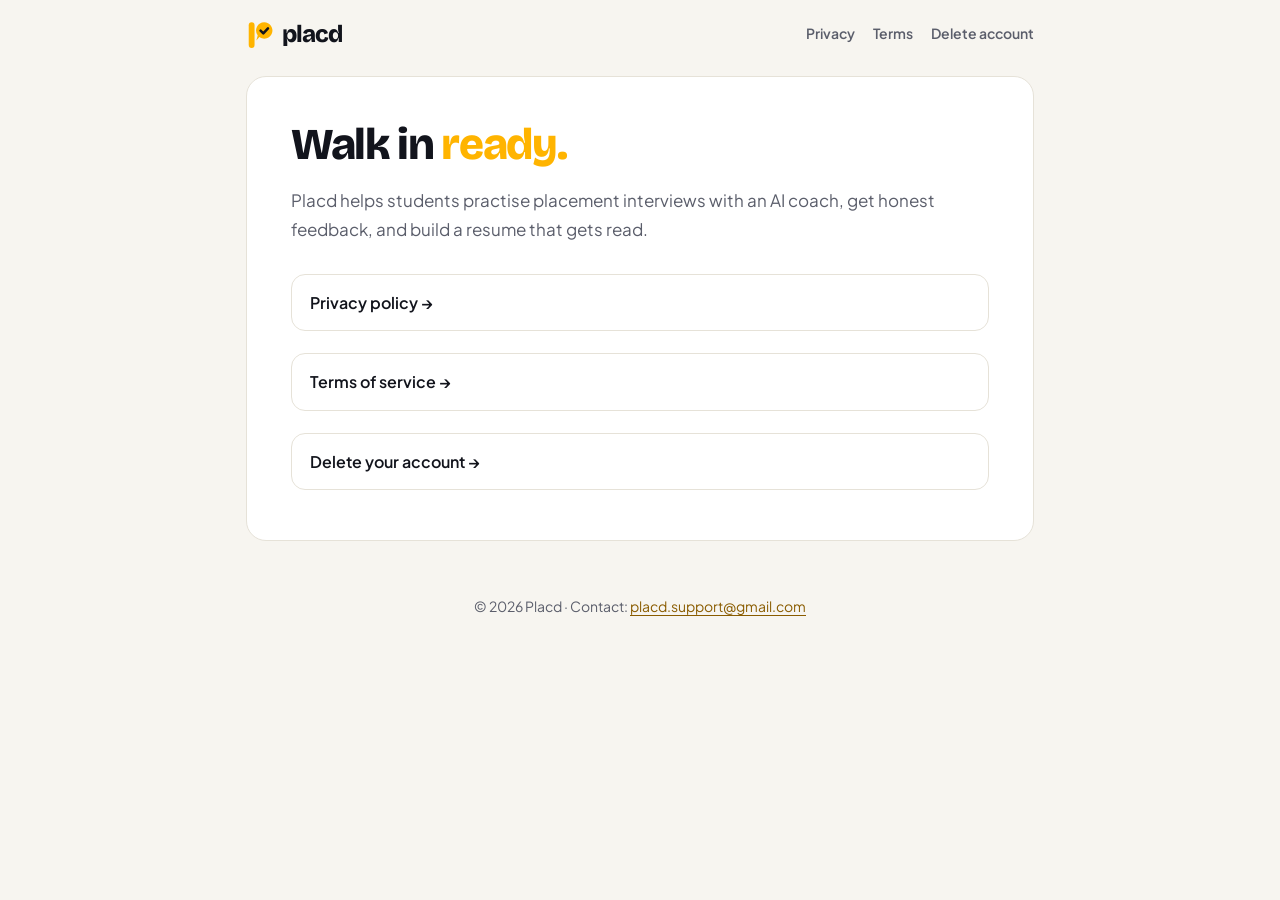
<file: index.html>
<!doctype html>
<html lang="en">
<head>
<meta charset="utf-8">
<meta name="viewport" content="width=device-width, initial-scale=1">
<title>Placd · Practice the interview. Get the offer.</title>
<meta name="description" content="Placd: AI mock interviews and resume coaching for campus placements.">
<link rel="preconnect" href="https://fonts.googleapis.com">
<link rel="preconnect" href="https://fonts.gstatic.com" crossorigin>
<link href="https://fonts.googleapis.com/css2?family=Bricolage+Grotesque:opsz,wght@12..96,700;12..96,800&family=Plus+Jakarta+Sans:wght@400;500;600;700&display=swap" rel="stylesheet">
<link rel="stylesheet" href="styles.css">
</head>
<body>
<header class="top">
  <a class="brand" href="index.html"><svg viewBox="14 14 72 72" width="28" height="28" aria-hidden="true"><rect x="21" y="20" width="15" height="66" rx="7.5" fill="#FFB400"/><path d="M61 20 A21 21 0 1 1 48.5 57.9 L40.5 67 L44.2 53.6 A21 21 0 0 1 61 20 Z" fill="#FFB400"/><path d="M51.5 41.5 L58.5 48.5 L70.5 35.5" fill="none" stroke="#12141C" stroke-width="6.5" stroke-linecap="round" stroke-linejoin="round"/></svg><span>placd</span></a>
  <nav><a href="privacy-policy.html">Privacy</a><a href="terms.html">Terms</a><a href="delete-account.html">Delete account</a></nav>
</header>
<main>
<section class="hero">
  <h1>Walk in <span>ready.</span></h1>
  <p class="intro">Placd helps students practise placement interviews with an AI coach, get honest feedback, and build a resume that gets read.</p>
  <ul class="links">
    <li><a href="privacy-policy.html">Privacy policy →</a></li>
    <li><a href="terms.html">Terms of service →</a></li>
    <li><a href="delete-account.html">Delete your account →</a></li>
  </ul>
</section>
</main>
<footer>
  <p>© 2026 Placd · Contact: <a href="mailto:placd.support@gmail.com">placd.support@gmail.com</a></p>
</footer>
</body>
</html>
</file>
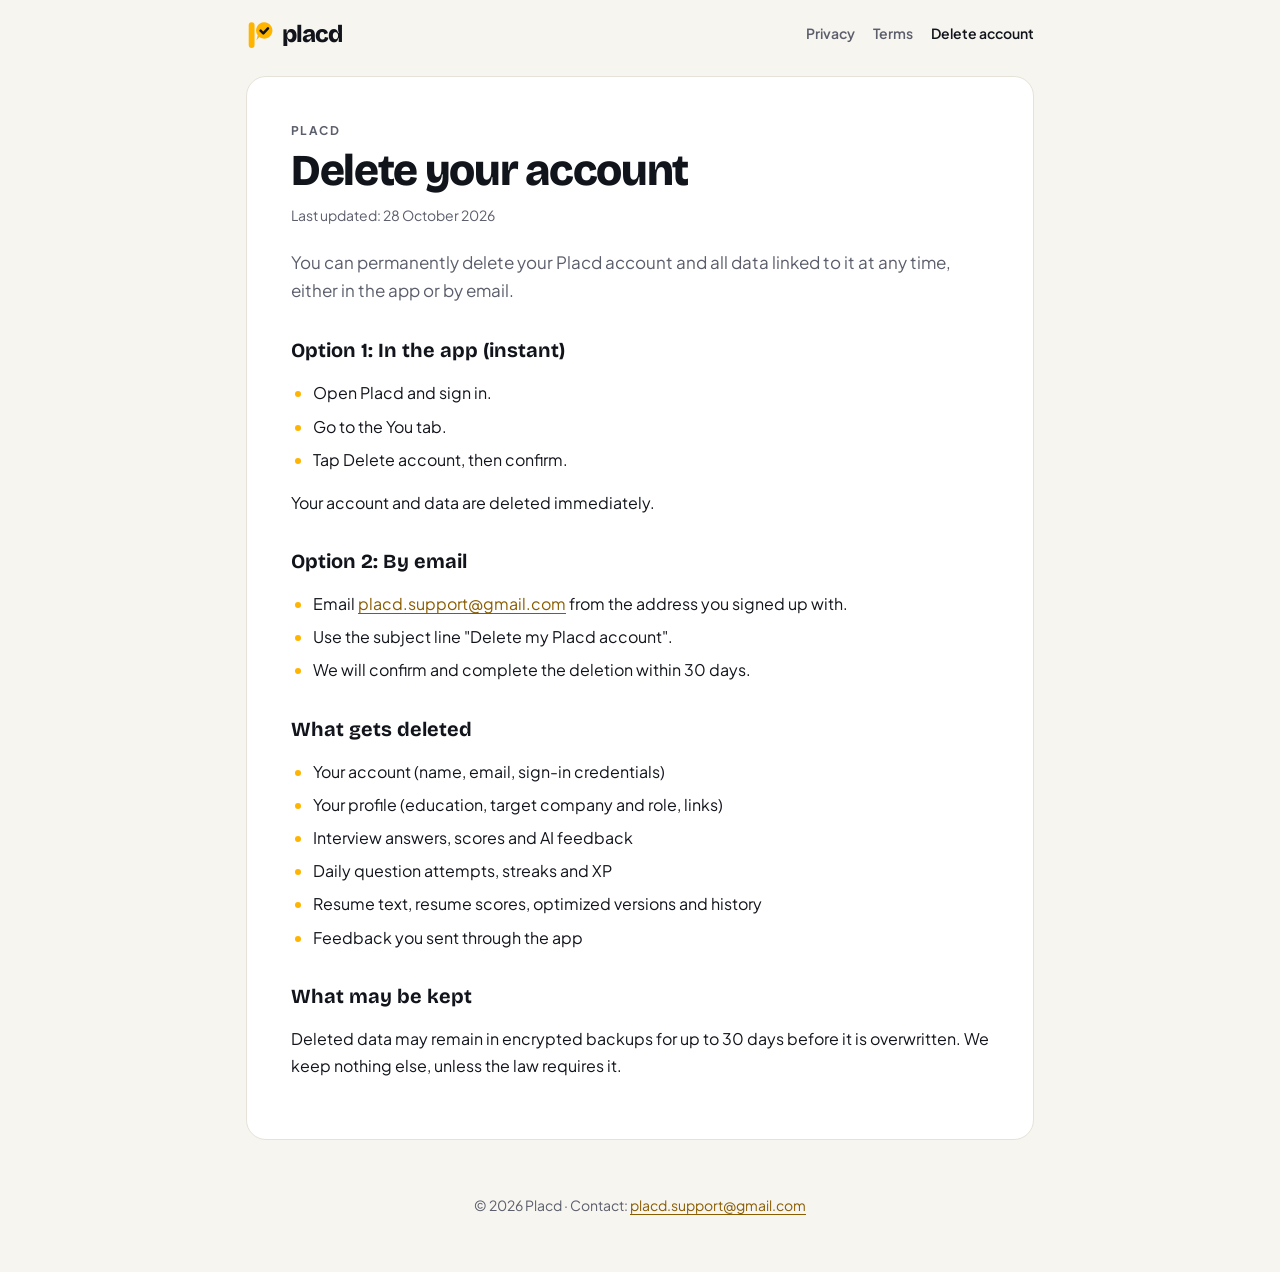
<file: delete-account.html>
<!doctype html>
<html lang="en">
<head>
<meta charset="utf-8">
<meta name="viewport" content="width=device-width, initial-scale=1">
<title>Delete your account · Placd</title>
<meta name="description" content="Delete your account for the Placd app.">
<link rel="preconnect" href="https://fonts.googleapis.com">
<link rel="preconnect" href="https://fonts.gstatic.com" crossorigin>
<link href="https://fonts.googleapis.com/css2?family=Bricolage+Grotesque:opsz,wght@12..96,700;12..96,800&family=Plus+Jakarta+Sans:wght@400;500;600;700&display=swap" rel="stylesheet">
<link rel="stylesheet" href="styles.css">
</head>
<body>
<header class="top">
  <a class="brand" href="index.html"><svg viewBox="14 14 72 72" width="28" height="28" aria-hidden="true"><rect x="21" y="20" width="15" height="66" rx="7.5" fill="#FFB400"/><path d="M61 20 A21 21 0 1 1 48.5 57.9 L40.5 67 L44.2 53.6 A21 21 0 0 1 61 20 Z" fill="#FFB400"/><path d="M51.5 41.5 L58.5 48.5 L70.5 35.5" fill="none" stroke="#12141C" stroke-width="6.5" stroke-linecap="round" stroke-linejoin="round"/></svg><span>placd</span></a>
  <nav><a href="privacy-policy.html">Privacy</a><a href="terms.html">Terms</a><a href="delete-account.html" aria-current="page">Delete account</a></nav>
</header>
<main>
<article>
<p class="eyebrow">Placd</p>
<h1>Delete your account</h1>
<p class="updated">Last updated: 28 October 2026</p>
<p class="intro">You can permanently delete your Placd account and all data linked to it at any time, either in the app or by email.</p>
<section><h2>Option 1: In the app (instant)</h2><ul><li>Open Placd and sign in.</li><li>Go to the You tab.</li><li>Tap Delete account, then confirm.</li></ul><p>Your account and data are deleted immediately.</p></section>
<section><h2>Option 2: By email</h2><ul><li>Email <a href="mailto:placd.support@gmail.com">placd.support@gmail.com</a> from the address you signed up with.</li><li>Use the subject line &quot;Delete my Placd account&quot;.</li><li>We will confirm and complete the deletion within 30 days.</li></ul></section>
<section><h2>What gets deleted</h2><ul><li>Your account (name, email, sign-in credentials)</li><li>Your profile (education, target company and role, links)</li><li>Interview answers, scores and AI feedback</li><li>Daily question attempts, streaks and XP</li><li>Resume text, resume scores, optimized versions and history</li><li>Feedback you sent through the app</li></ul></section>
<section><h2>What may be kept</h2><p>Deleted data may remain in encrypted backups for up to 30 days before it is overwritten. We keep nothing else, unless the law requires it.</p></section>
</article>
</main>
<footer>
  <p>© 2026 Placd · Contact: <a href="mailto:placd.support@gmail.com">placd.support@gmail.com</a></p>
</footer>
</body>
</html>
</file>
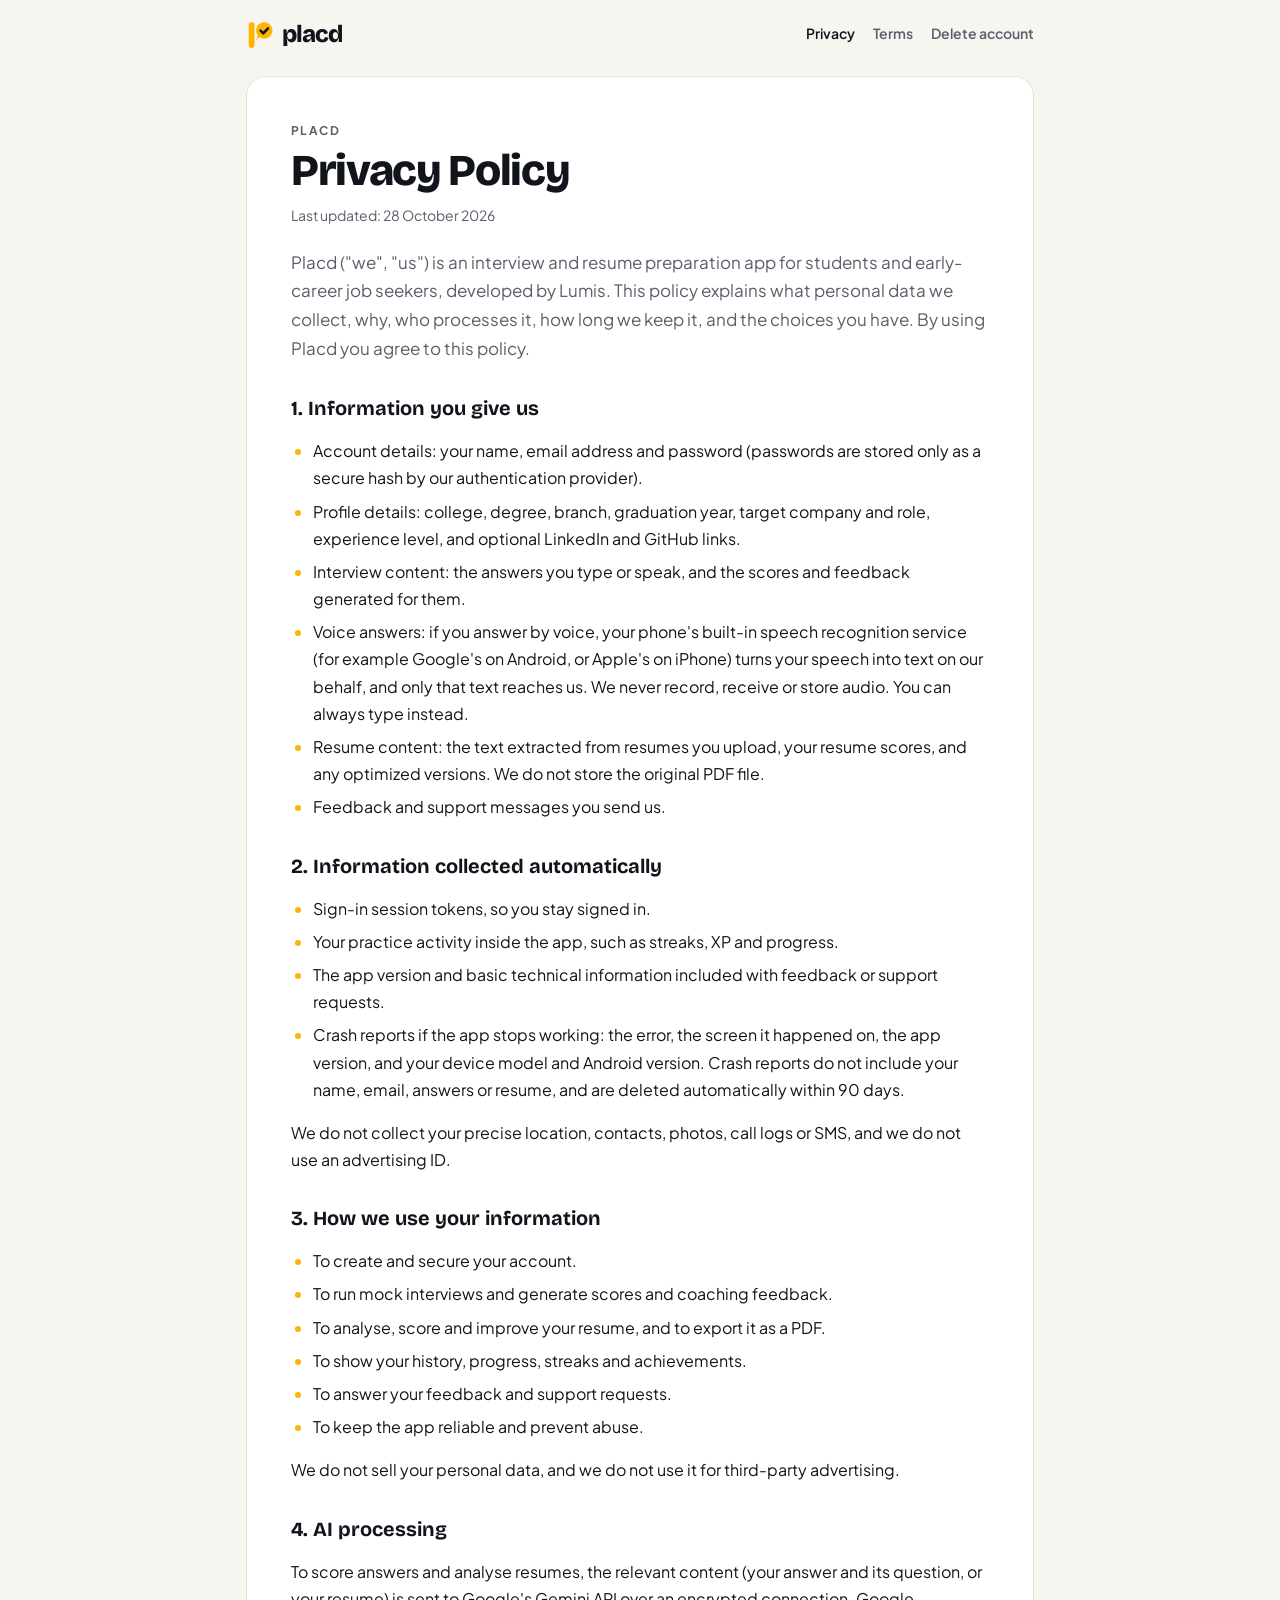
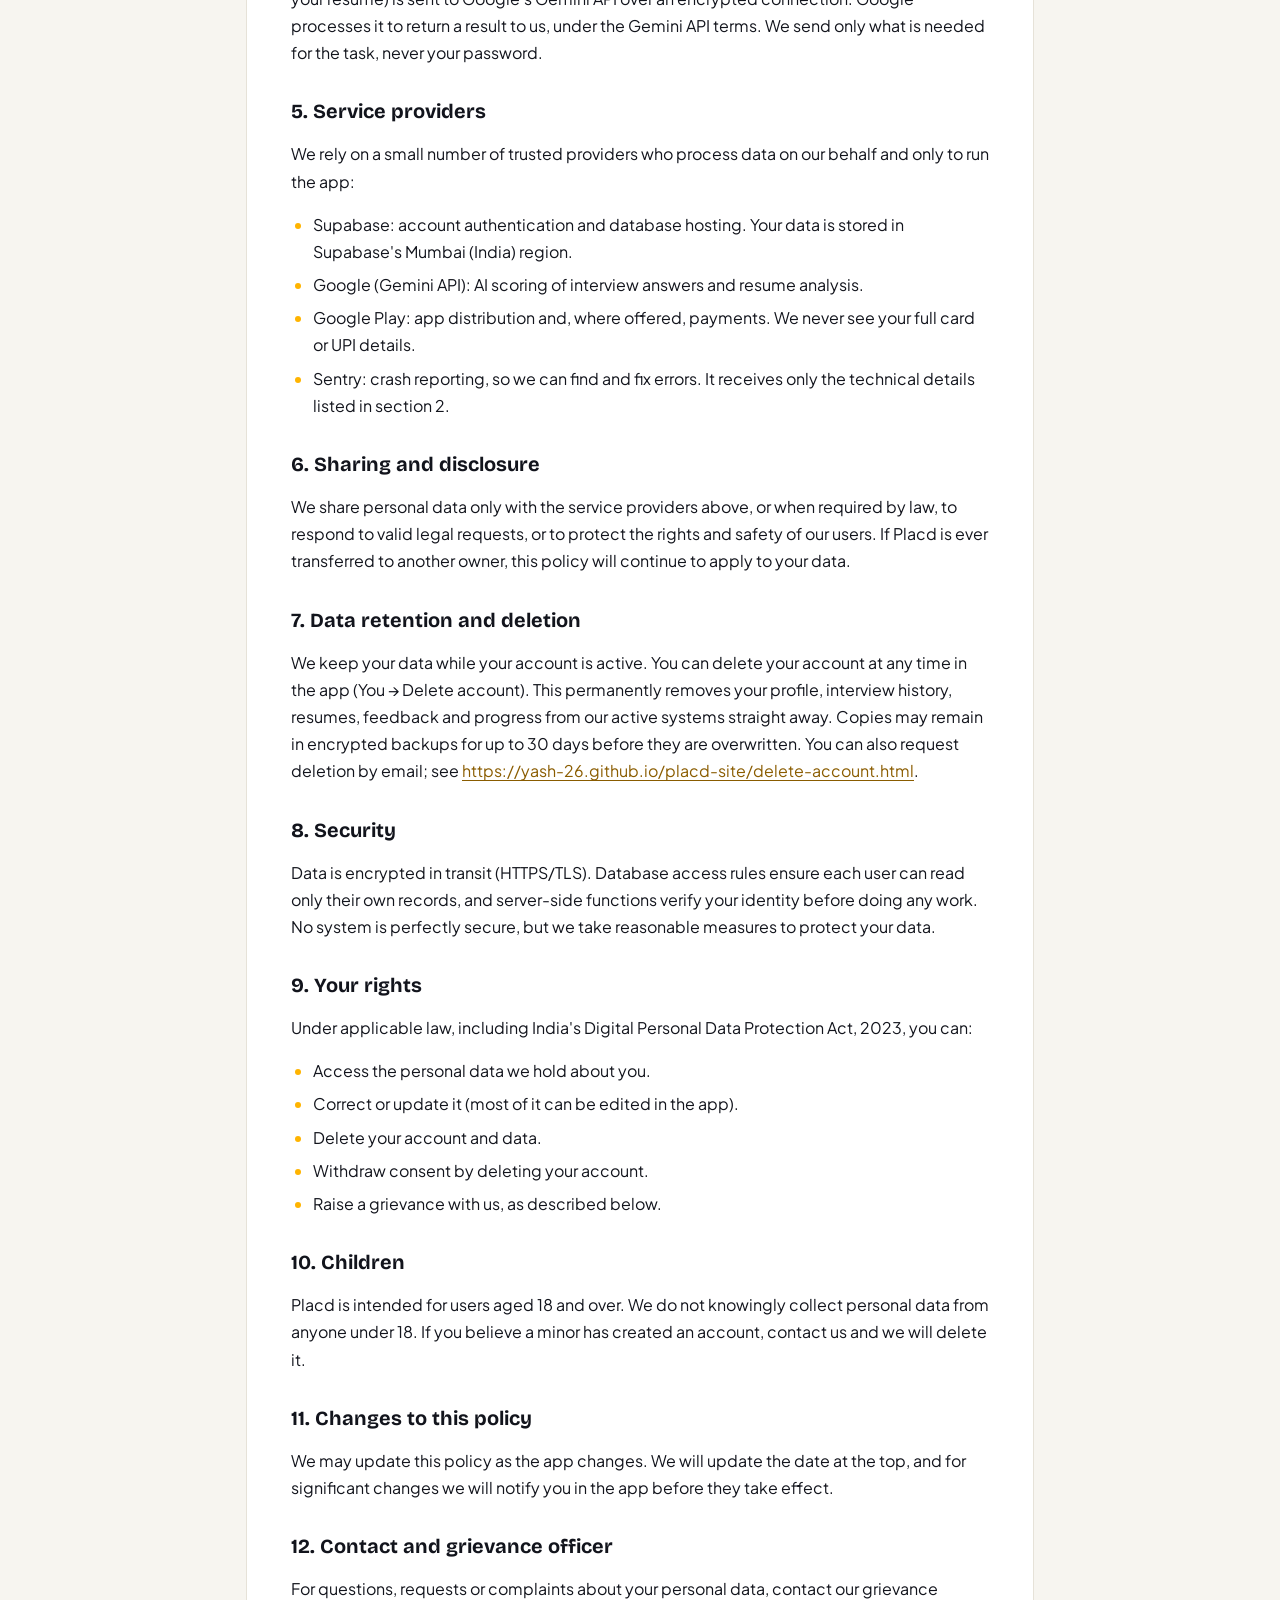
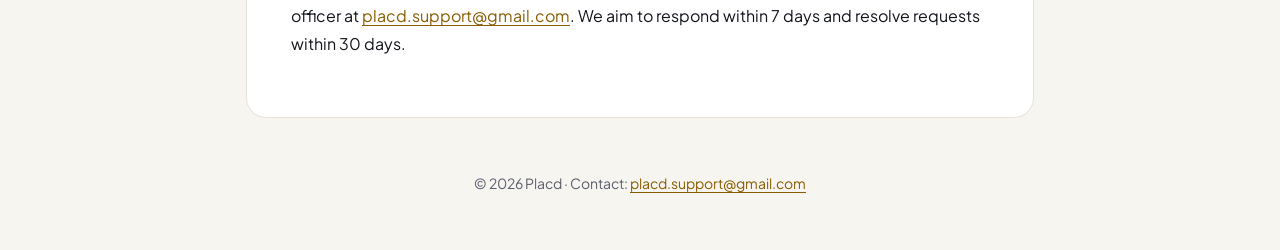
<file: privacy-policy.html>
<!doctype html>
<html lang="en">
<head>
<meta charset="utf-8">
<meta name="viewport" content="width=device-width, initial-scale=1">
<title>Privacy Policy · Placd</title>
<meta name="description" content="Privacy Policy for the Placd app.">
<link rel="preconnect" href="https://fonts.googleapis.com">
<link rel="preconnect" href="https://fonts.gstatic.com" crossorigin>
<link href="https://fonts.googleapis.com/css2?family=Bricolage+Grotesque:opsz,wght@12..96,700;12..96,800&family=Plus+Jakarta+Sans:wght@400;500;600;700&display=swap" rel="stylesheet">
<link rel="stylesheet" href="styles.css">
</head>
<body>
<header class="top">
  <a class="brand" href="index.html"><svg viewBox="14 14 72 72" width="28" height="28" aria-hidden="true"><rect x="21" y="20" width="15" height="66" rx="7.5" fill="#FFB400"/><path d="M61 20 A21 21 0 1 1 48.5 57.9 L40.5 67 L44.2 53.6 A21 21 0 0 1 61 20 Z" fill="#FFB400"/><path d="M51.5 41.5 L58.5 48.5 L70.5 35.5" fill="none" stroke="#12141C" stroke-width="6.5" stroke-linecap="round" stroke-linejoin="round"/></svg><span>placd</span></a>
  <nav><a href="privacy-policy.html" aria-current="page">Privacy</a><a href="terms.html">Terms</a><a href="delete-account.html">Delete account</a></nav>
</header>
<main>
<article>
<p class="eyebrow">Placd</p>
<h1>Privacy Policy</h1>
<p class="updated">Last updated: 28 October 2026</p>
<p class="intro">Placd (&quot;we&quot;, &quot;us&quot;) is an interview and resume preparation app for students and early-career job seekers, developed by Lumis. This policy explains what personal data we collect, why, who processes it, how long we keep it, and the choices you have. By using Placd you agree to this policy.</p>
<section><h2>1. Information you give us</h2><ul><li>Account details: your name, email address and password (passwords are stored only as a secure hash by our authentication provider).</li><li>Profile details: college, degree, branch, graduation year, target company and role, experience level, and optional LinkedIn and GitHub links.</li><li>Interview content: the answers you type or speak, and the scores and feedback generated for them.</li><li>Voice answers: if you answer by voice, your phone's built-in speech recognition service (for example Google's on Android, or Apple's on iPhone) turns your speech into text on our behalf, and only that text reaches us. We never record, receive or store audio. You can always type instead.</li><li>Resume content: the text extracted from resumes you upload, your resume scores, and any optimized versions. We do not store the original PDF file.</li><li>Feedback and support messages you send us.</li></ul></section>
<section><h2>2. Information collected automatically</h2><ul><li>Sign-in session tokens, so you stay signed in.</li><li>Your practice activity inside the app, such as streaks, XP and progress.</li><li>The app version and basic technical information included with feedback or support requests.</li><li>Crash reports if the app stops working: the error, the screen it happened on, the app version, and your device model and Android version. Crash reports do not include your name, email, answers or resume, and are deleted automatically within 90 days.</li></ul><p>We do not collect your precise location, contacts, photos, call logs or SMS, and we do not use an advertising ID.</p></section>
<section><h2>3. How we use your information</h2><ul><li>To create and secure your account.</li><li>To run mock interviews and generate scores and coaching feedback.</li><li>To analyse, score and improve your resume, and to export it as a PDF.</li><li>To show your history, progress, streaks and achievements.</li><li>To answer your feedback and support requests.</li><li>To keep the app reliable and prevent abuse.</li></ul><p>We do not sell your personal data, and we do not use it for third-party advertising.</p></section>
<section><h2>4. AI processing</h2><p>To score answers and analyse resumes, the relevant content (your answer and its question, or your resume) is sent to Google's Gemini API over an encrypted connection. Google processes it to return a result to us, under the Gemini API terms. We send only what is needed for the task, never your password.</p></section>
<section><h2>5. Service providers</h2><p>We rely on a small number of trusted providers who process data on our behalf and only to run the app:</p><ul><li>Supabase: account authentication and database hosting. Your data is stored in Supabase's Mumbai (India) region.</li><li>Google (Gemini API): AI scoring of interview answers and resume analysis.</li><li>Google Play: app distribution and, where offered, payments. We never see your full card or UPI details.</li><li>Sentry: crash reporting, so we can find and fix errors. It receives only the technical details listed in section 2.</li></ul></section>
<section><h2>6. Sharing and disclosure</h2><p>We share personal data only with the service providers above, or when required by law, to respond to valid legal requests, or to protect the rights and safety of our users. If Placd is ever transferred to another owner, this policy will continue to apply to your data.</p></section>
<section><h2>7. Data retention and deletion</h2><p>We keep your data while your account is active. You can delete your account at any time in the app (You → Delete account). This permanently removes your profile, interview history, resumes, feedback and progress from our active systems straight away. Copies may remain in encrypted backups for up to 30 days before they are overwritten. You can also request deletion by email; see <a href="https://yash-26.github.io/placd-site/delete-account.html">https://yash-26.github.io/placd-site/delete-account.html</a>.</p></section>
<section><h2>8. Security</h2><p>Data is encrypted in transit (HTTPS/TLS). Database access rules ensure each user can read only their own records, and server-side functions verify your identity before doing any work. No system is perfectly secure, but we take reasonable measures to protect your data.</p></section>
<section><h2>9. Your rights</h2><p>Under applicable law, including India's Digital Personal Data Protection Act, 2023, you can:</p><ul><li>Access the personal data we hold about you.</li><li>Correct or update it (most of it can be edited in the app).</li><li>Delete your account and data.</li><li>Withdraw consent by deleting your account.</li><li>Raise a grievance with us, as described below.</li></ul></section>
<section><h2>10. Children</h2><p>Placd is intended for users aged 18 and over. We do not knowingly collect personal data from anyone under 18. If you believe a minor has created an account, contact us and we will delete it.</p></section>
<section><h2>11. Changes to this policy</h2><p>We may update this policy as the app changes. We will update the date at the top, and for significant changes we will notify you in the app before they take effect.</p></section>
<section><h2>12. Contact and grievance officer</h2><p>For questions, requests or complaints about your personal data, contact our grievance officer at <a href="mailto:placd.support@gmail.com">placd.support@gmail.com</a>. We aim to respond within 7 days and resolve requests within 30 days.</p></section>
</article>
</main>
<footer>
  <p>© 2026 Placd · Contact: <a href="mailto:placd.support@gmail.com">placd.support@gmail.com</a></p>
</footer>
</body>
</html>
</file>
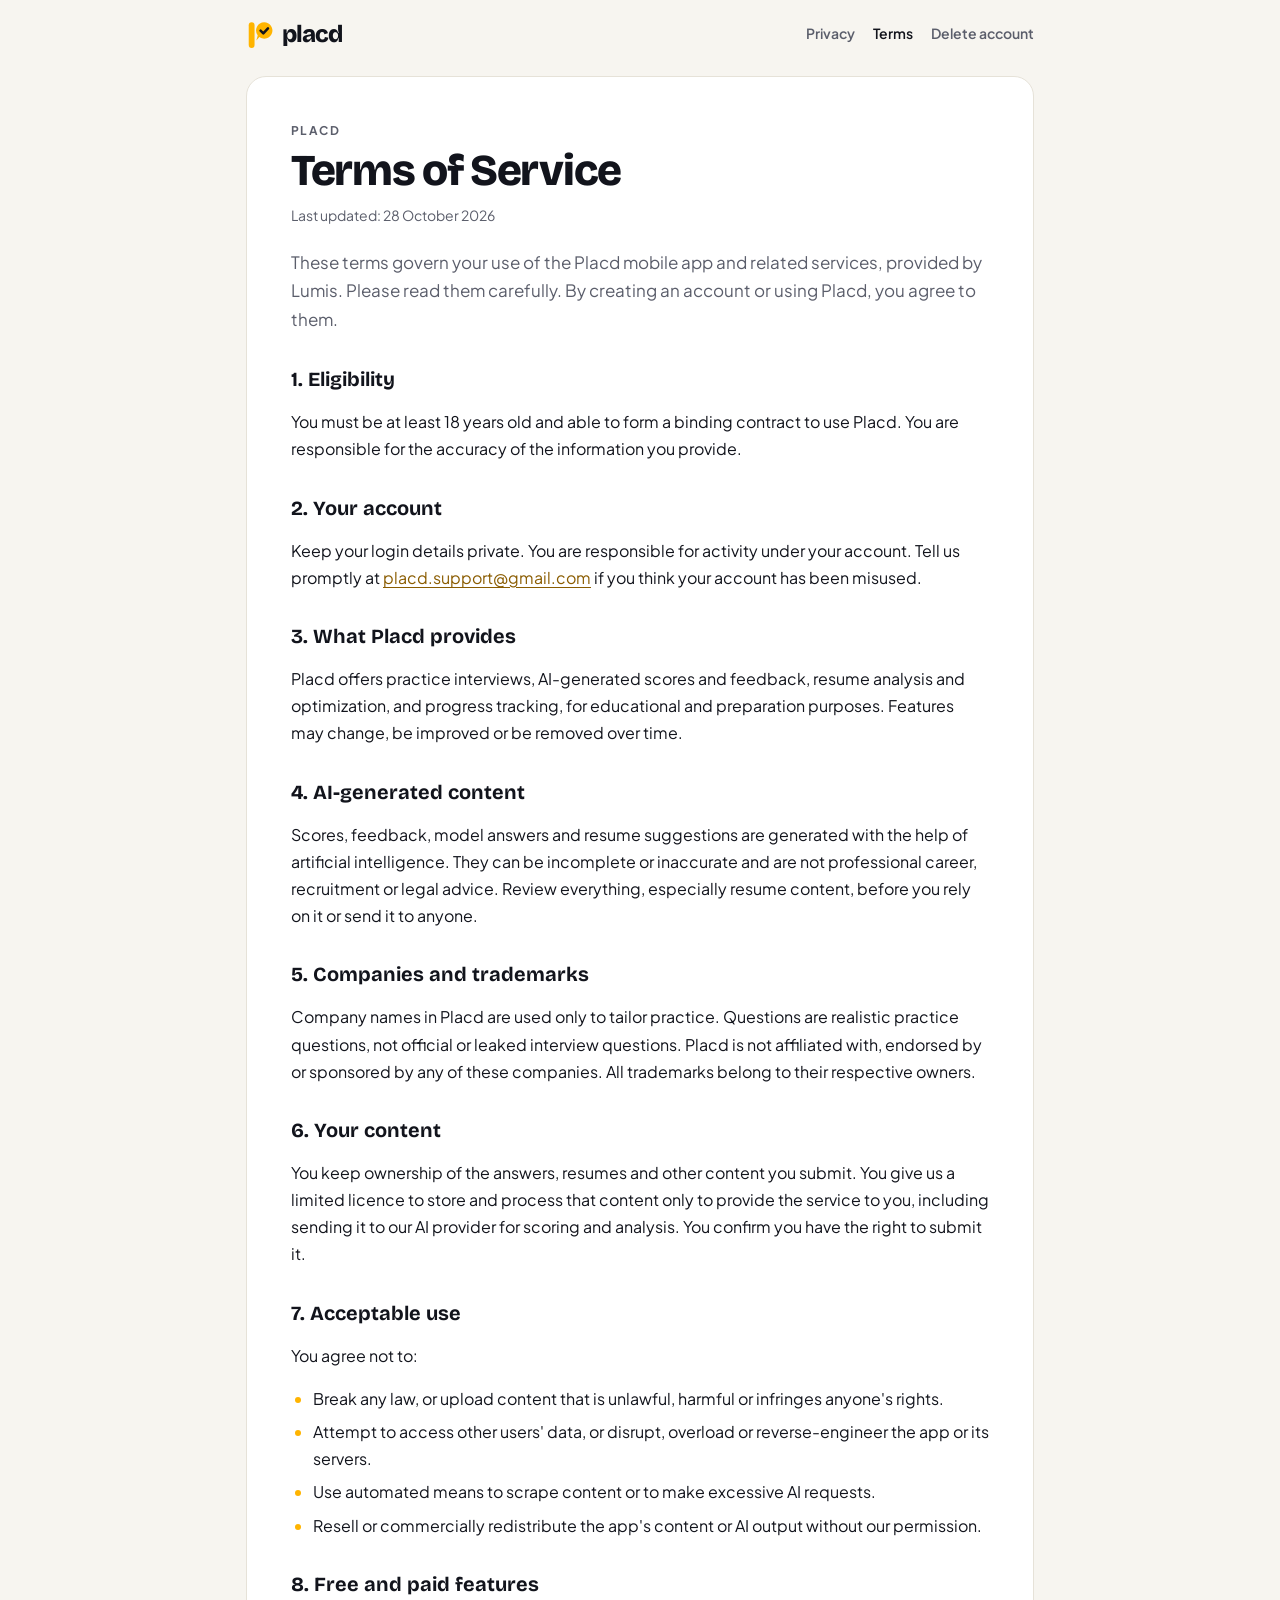
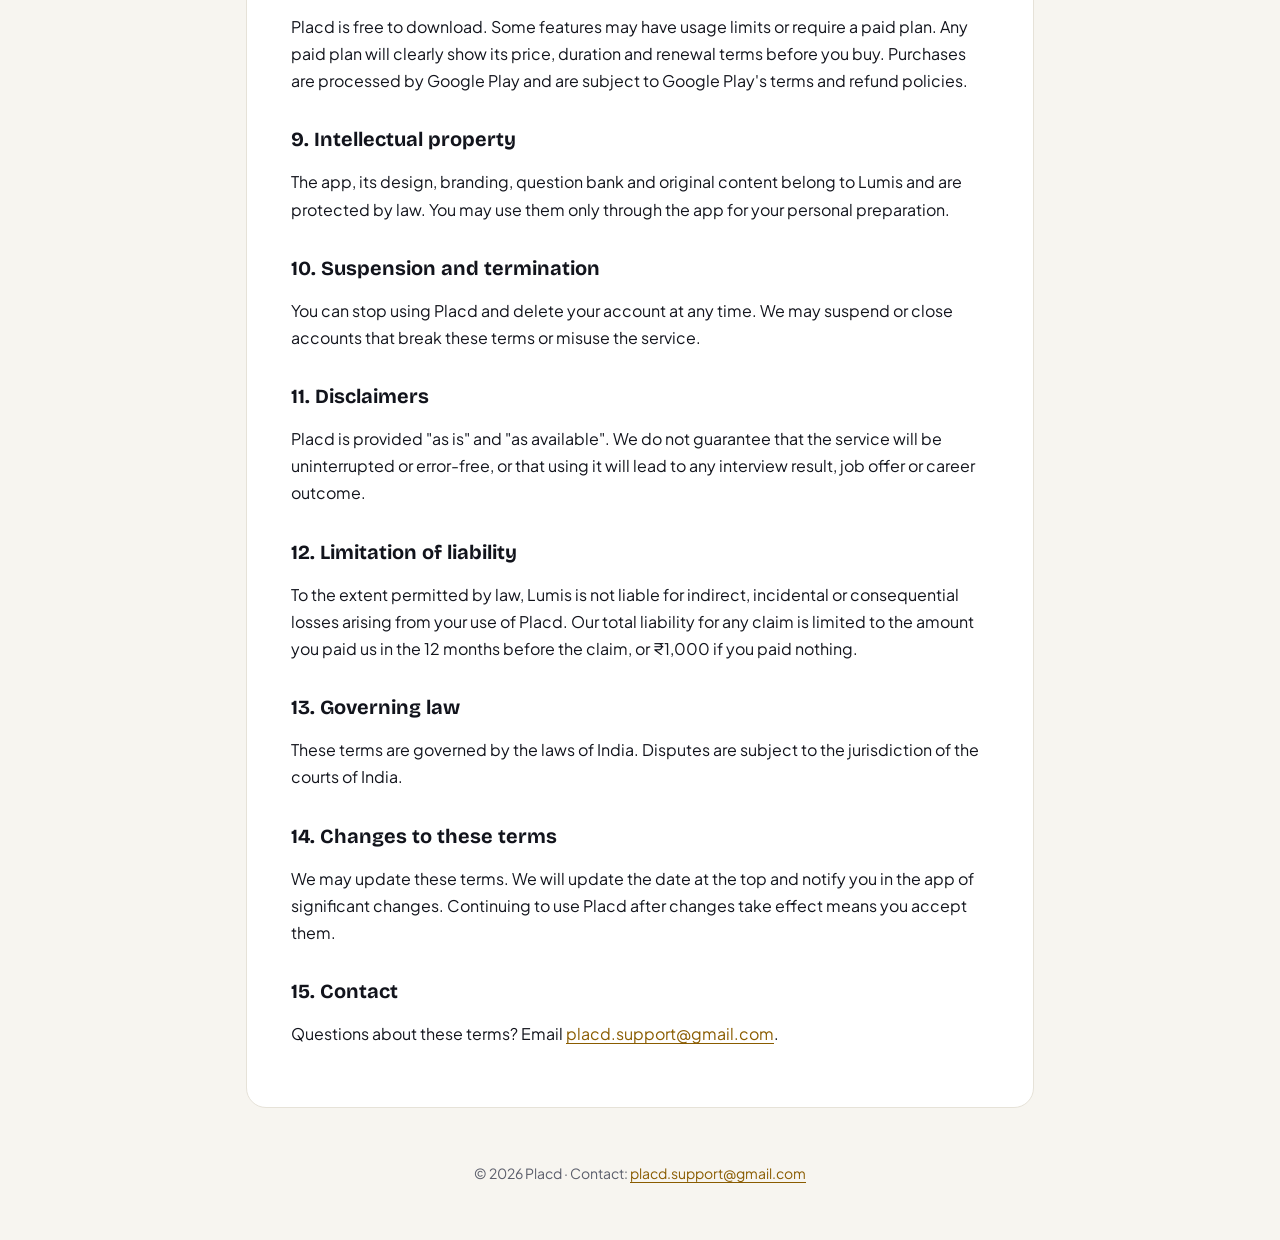
<file: terms.html>
<!doctype html>
<html lang="en">
<head>
<meta charset="utf-8">
<meta name="viewport" content="width=device-width, initial-scale=1">
<title>Terms of Service · Placd</title>
<meta name="description" content="Terms of Service for the Placd app.">
<link rel="preconnect" href="https://fonts.googleapis.com">
<link rel="preconnect" href="https://fonts.gstatic.com" crossorigin>
<link href="https://fonts.googleapis.com/css2?family=Bricolage+Grotesque:opsz,wght@12..96,700;12..96,800&family=Plus+Jakarta+Sans:wght@400;500;600;700&display=swap" rel="stylesheet">
<link rel="stylesheet" href="styles.css">
</head>
<body>
<header class="top">
  <a class="brand" href="index.html"><svg viewBox="14 14 72 72" width="28" height="28" aria-hidden="true"><rect x="21" y="20" width="15" height="66" rx="7.5" fill="#FFB400"/><path d="M61 20 A21 21 0 1 1 48.5 57.9 L40.5 67 L44.2 53.6 A21 21 0 0 1 61 20 Z" fill="#FFB400"/><path d="M51.5 41.5 L58.5 48.5 L70.5 35.5" fill="none" stroke="#12141C" stroke-width="6.5" stroke-linecap="round" stroke-linejoin="round"/></svg><span>placd</span></a>
  <nav><a href="privacy-policy.html">Privacy</a><a href="terms.html" aria-current="page">Terms</a><a href="delete-account.html">Delete account</a></nav>
</header>
<main>
<article>
<p class="eyebrow">Placd</p>
<h1>Terms of Service</h1>
<p class="updated">Last updated: 28 October 2026</p>
<p class="intro">These terms govern your use of the Placd mobile app and related services, provided by Lumis. Please read them carefully. By creating an account or using Placd, you agree to them.</p>
<section><h2>1. Eligibility</h2><p>You must be at least 18 years old and able to form a binding contract to use Placd. You are responsible for the accuracy of the information you provide.</p></section>
<section><h2>2. Your account</h2><p>Keep your login details private. You are responsible for activity under your account. Tell us promptly at <a href="mailto:placd.support@gmail.com">placd.support@gmail.com</a> if you think your account has been misused.</p></section>
<section><h2>3. What Placd provides</h2><p>Placd offers practice interviews, AI-generated scores and feedback, resume analysis and optimization, and progress tracking, for educational and preparation purposes. Features may change, be improved or be removed over time.</p></section>
<section><h2>4. AI-generated content</h2><p>Scores, feedback, model answers and resume suggestions are generated with the help of artificial intelligence. They can be incomplete or inaccurate and are not professional career, recruitment or legal advice. Review everything, especially resume content, before you rely on it or send it to anyone.</p></section>
<section><h2>5. Companies and trademarks</h2><p>Company names in Placd are used only to tailor practice. Questions are realistic practice questions, not official or leaked interview questions. Placd is not affiliated with, endorsed by or sponsored by any of these companies. All trademarks belong to their respective owners.</p></section>
<section><h2>6. Your content</h2><p>You keep ownership of the answers, resumes and other content you submit. You give us a limited licence to store and process that content only to provide the service to you, including sending it to our AI provider for scoring and analysis. You confirm you have the right to submit it.</p></section>
<section><h2>7. Acceptable use</h2><p>You agree not to:</p><ul><li>Break any law, or upload content that is unlawful, harmful or infringes anyone's rights.</li><li>Attempt to access other users' data, or disrupt, overload or reverse-engineer the app or its servers.</li><li>Use automated means to scrape content or to make excessive AI requests.</li><li>Resell or commercially redistribute the app's content or AI output without our permission.</li></ul></section>
<section><h2>8. Free and paid features</h2><p>Placd is free to download. Some features may have usage limits or require a paid plan. Any paid plan will clearly show its price, duration and renewal terms before you buy. Purchases are processed by Google Play and are subject to Google Play's terms and refund policies.</p></section>
<section><h2>9. Intellectual property</h2><p>The app, its design, branding, question bank and original content belong to Lumis and are protected by law. You may use them only through the app for your personal preparation.</p></section>
<section><h2>10. Suspension and termination</h2><p>You can stop using Placd and delete your account at any time. We may suspend or close accounts that break these terms or misuse the service.</p></section>
<section><h2>11. Disclaimers</h2><p>Placd is provided &quot;as is&quot; and &quot;as available&quot;. We do not guarantee that the service will be uninterrupted or error-free, or that using it will lead to any interview result, job offer or career outcome.</p></section>
<section><h2>12. Limitation of liability</h2><p>To the extent permitted by law, Lumis is not liable for indirect, incidental or consequential losses arising from your use of Placd. Our total liability for any claim is limited to the amount you paid us in the 12 months before the claim, or ₹1,000 if you paid nothing.</p></section>
<section><h2>13. Governing law</h2><p>These terms are governed by the laws of India. Disputes are subject to the jurisdiction of the courts of India.</p></section>
<section><h2>14. Changes to these terms</h2><p>We may update these terms. We will update the date at the top and notify you in the app of significant changes. Continuing to use Placd after changes take effect means you accept them.</p></section>
<section><h2>15. Contact</h2><p>Questions about these terms? Email <a href="mailto:placd.support@gmail.com">placd.support@gmail.com</a>.</p></section>
</article>
</main>
<footer>
  <p>© 2026 Placd · Contact: <a href="mailto:placd.support@gmail.com">placd.support@gmail.com</a></p>
</footer>
</body>
</html>
</file>
<file: styles.css>
:root{--bg:#F7F5F0;--surface:#fff;--text:#12141C;--muted:#5B5E6B;--border:#E6E2D8;--brand:#FFB400;--link:#8A5C00}
@media (prefers-color-scheme:dark){:root{--bg:#0D0F14;--surface:#171A22;--text:#F4F2EC;--muted:#A6A9B5;--border:#262A35;--link:#FFC94D}}
*{box-sizing:border-box}
html{-webkit-text-size-adjust:100%}
body{margin:0;background:var(--bg);color:var(--text);font:16px/1.7 "Plus Jakarta Sans",system-ui,-apple-system,"Segoe UI",sans-serif}
a{color:var(--link);text-underline-offset:3px}
.top{display:flex;flex-wrap:wrap;gap:12px 24px;align-items:center;justify-content:space-between;max-width:820px;margin:0 auto;padding:20px 16px}
.brand{display:flex;align-items:center;gap:8px;text-decoration:none;color:var(--text);font:800 24px/1 "Bricolage Grotesque",sans-serif;letter-spacing:-.04em}
nav{display:flex;flex-wrap:wrap;gap:4px 18px;font-weight:600;font-size:14px}
nav a{color:var(--muted);text-decoration:none}
nav a[aria-current=page],nav a:hover{color:var(--text)}
main{max-width:820px;margin:0 auto;padding:8px 16px 40px}
article,.hero{background:var(--surface);border:1px solid var(--border);border-radius:20px;padding:clamp(20px,5vw,44px)}
h1{font:800 clamp(30px,6vw,44px)/1.1 "Bricolage Grotesque",sans-serif;letter-spacing:-.03em;margin:0 0 8px}
h2{font:700 20px/1.3 "Bricolage Grotesque",sans-serif;margin:32px 0 8px}
.eyebrow{margin:0 0 6px;font-weight:700;font-size:12px;letter-spacing:.12em;text-transform:uppercase;color:var(--muted)}
.updated{color:var(--muted);font-size:14px;margin:0 0 20px}
.intro{font-size:17px;color:var(--muted)}
ul{padding-left:22px}li{margin:6px 0}
li::marker{color:var(--brand)}
.hero h1 span{color:var(--brand)}
.links{list-style:none;padding:0;margin:24px 0 0;display:grid;gap:10px}
.links a{display:block;padding:14px 18px;border:1px solid var(--border);border-radius:14px;text-decoration:none;color:var(--text);font-weight:600}
.links a:hover{border-color:var(--text)}
footer{max-width:820px;margin:0 auto;padding:0 16px 40px;color:var(--muted);font-size:14px;text-align:center}
</file>
